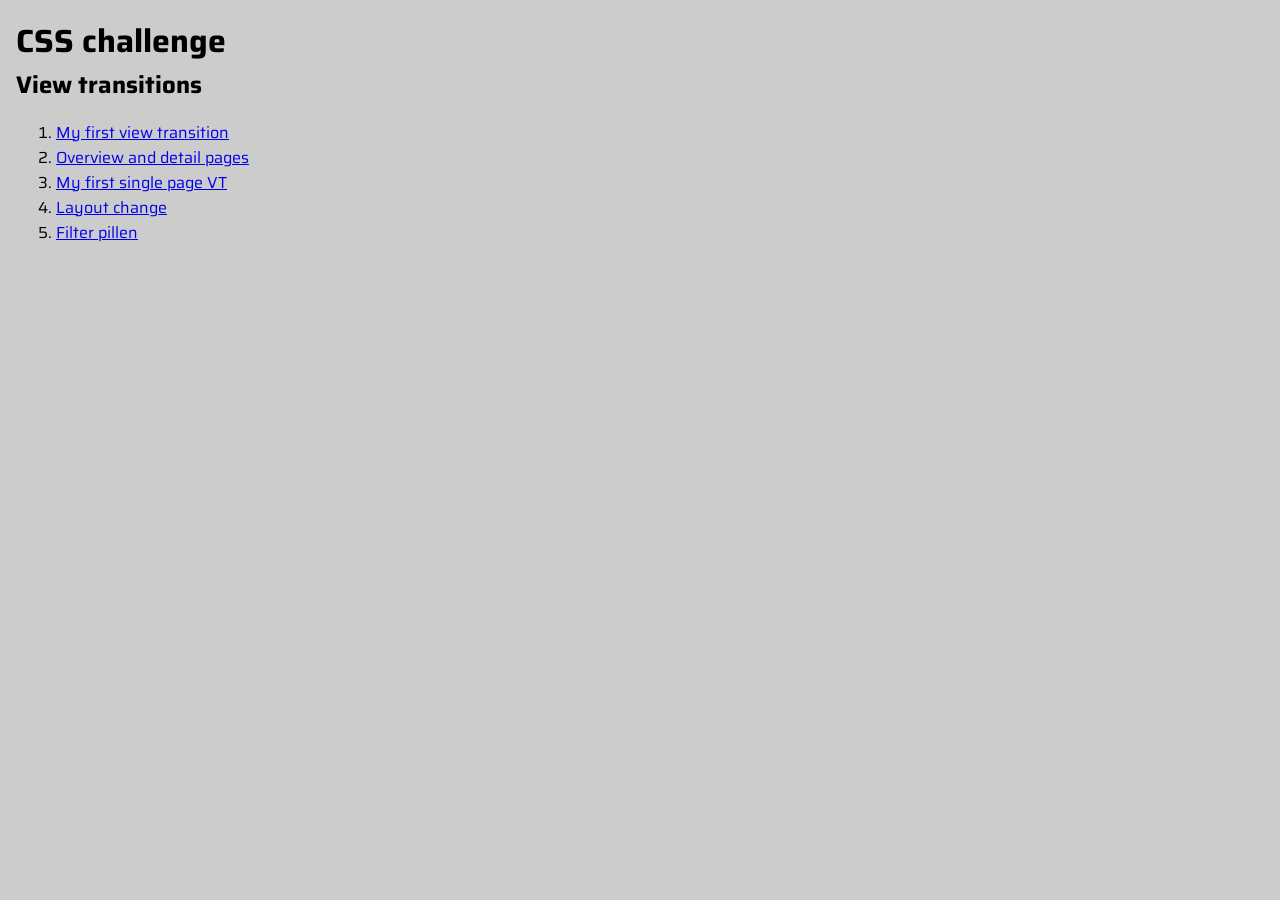
<file: index.html>
<!DOCTYPE html>
<html lang="en">
<head>
  <link rel="stylesheet" href="style.css">

  <meta charset="UTF-8">
  <meta name="viewport" content="width=device-width, initial-scale=1.0">

  <title>CSS challenge - View transitions</title>

  <link rel="preconnect" href="https://fonts.googleapis.com">
  <link rel="preconnect" href="https://fonts.gstatic.com" crossorigin>
  <link href="https://fonts.googleapis.com/css2?family=Saira:ital,wght@0,100..900;1,100..900&display=swap" rel="stylesheet">
</head>

<body>
  <h1>CSS challenge</h1>
  <h2>View transitions</h2>
  <ol>
    <li><a href="1-my-first-vt/index.html">My first view transition</a></li>
    <li><a href="2-overview-and-detail/index.html">Overview and detail pages</a></li>
    <li><a href="3-my-first-sdvt/index.html">My first single page VT</a></li>
    <li><a href="4-layout-change/index.html">Layout change</a></li>
    <li><a href="5-filters/index.html">Filter pillen</a></li>
  </ol>
</body>
</html>
</file>
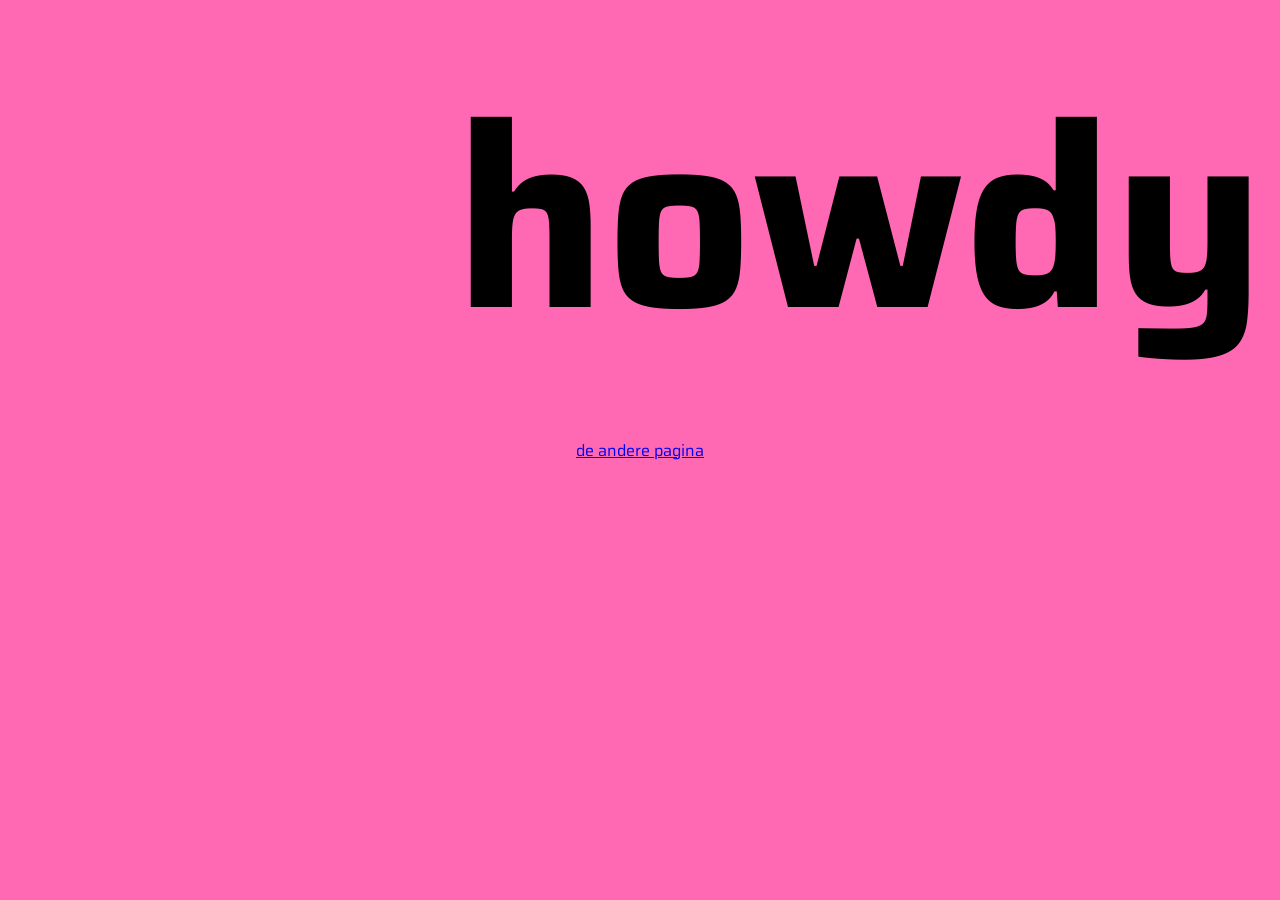
<file: 1-my-first-vt/index.html>
<!DOCTYPE html>
<html lang="en">
<head>
  <link id="style" rel="stylesheet" href="index.css">
  
  <meta charset="UTF-8">
  <meta name="viewport" content="width=device-width, initial-scale=1.0">

  <title>De ene pagina</title>

  <link rel="expect" href="#style" blocking="render" />
  <link rel="expect" href="#title" blocking="render" />
</head>

<body>
  <h1 id="title">howdy</h1>
  <a href="andere.html">de andere pagina</a>
</body>
</html>
</file>
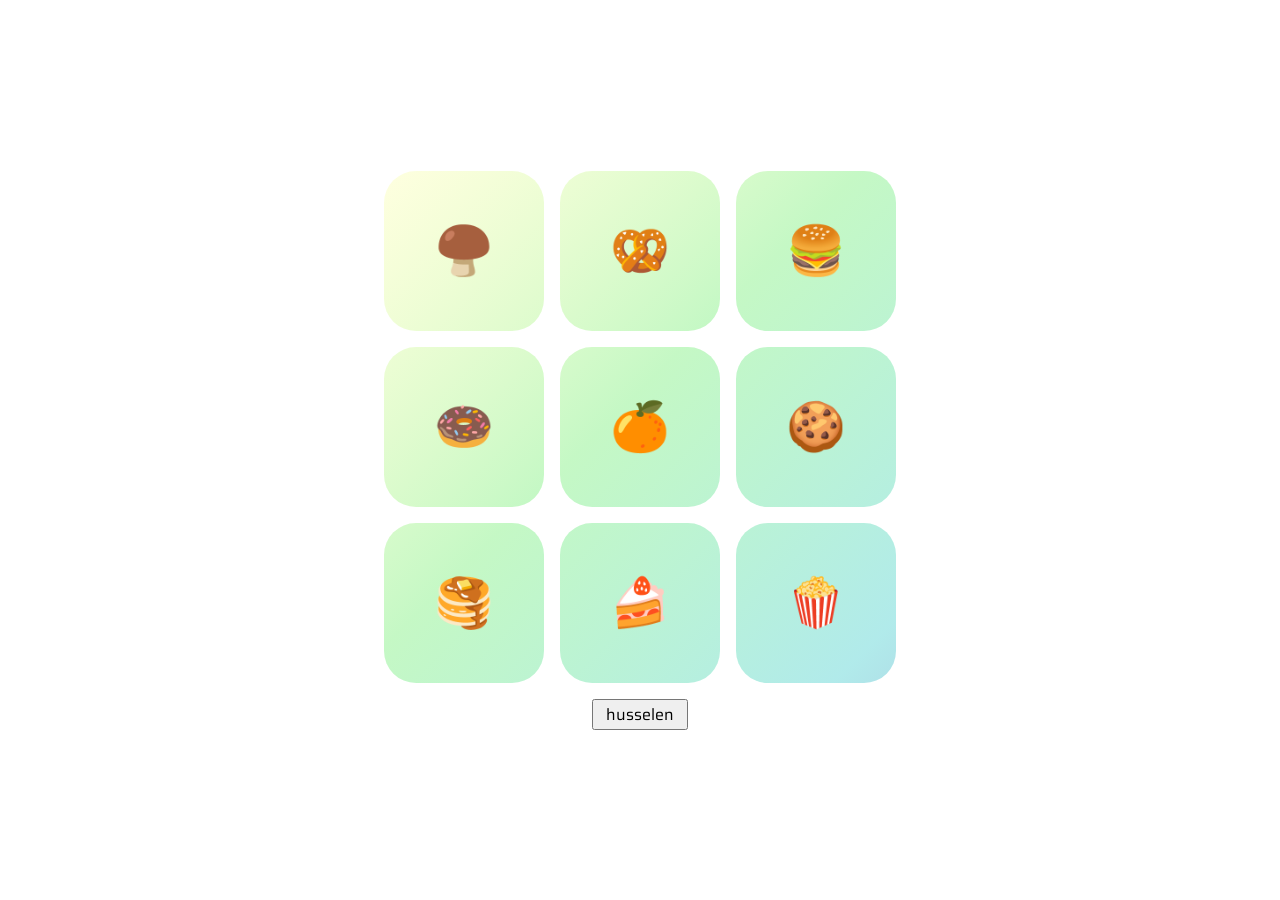
<file: 3-layout/index.html>
<!DOCTYPE html>
<html lang="en">
<head>
  <meta charset="UTF-8">
  <meta name="viewport" content="width=device-width, initial-scale=1.0">
  <title>Layout</title>

  <link rel="preconnect" href="https://fonts.googleapis.com">
  <link rel="preconnect" href="https://fonts.gstatic.com" crossorigin>
  <link href="https://fonts.googleapis.com/css2?family=Saira:ital,wght@0,100..900;1,100..900&display=swap" rel="stylesheet">

  <link rel="stylesheet" href="style.css">
</head>
<body>
  
  <ul>
    <li>🍄‍🟫</li>
    <li>🥨</li>
    <li>🍔</li>
    <li>🍩</li>
    <li>🍊</li>
    <li>🍪</li>
    <li>🥞</li>
    <li>🍰</li>
    <li>🍿</li>
  </ul>
  <button>husselen</button>

  <script src="script.js"></script>
</body>
</html>
</file>
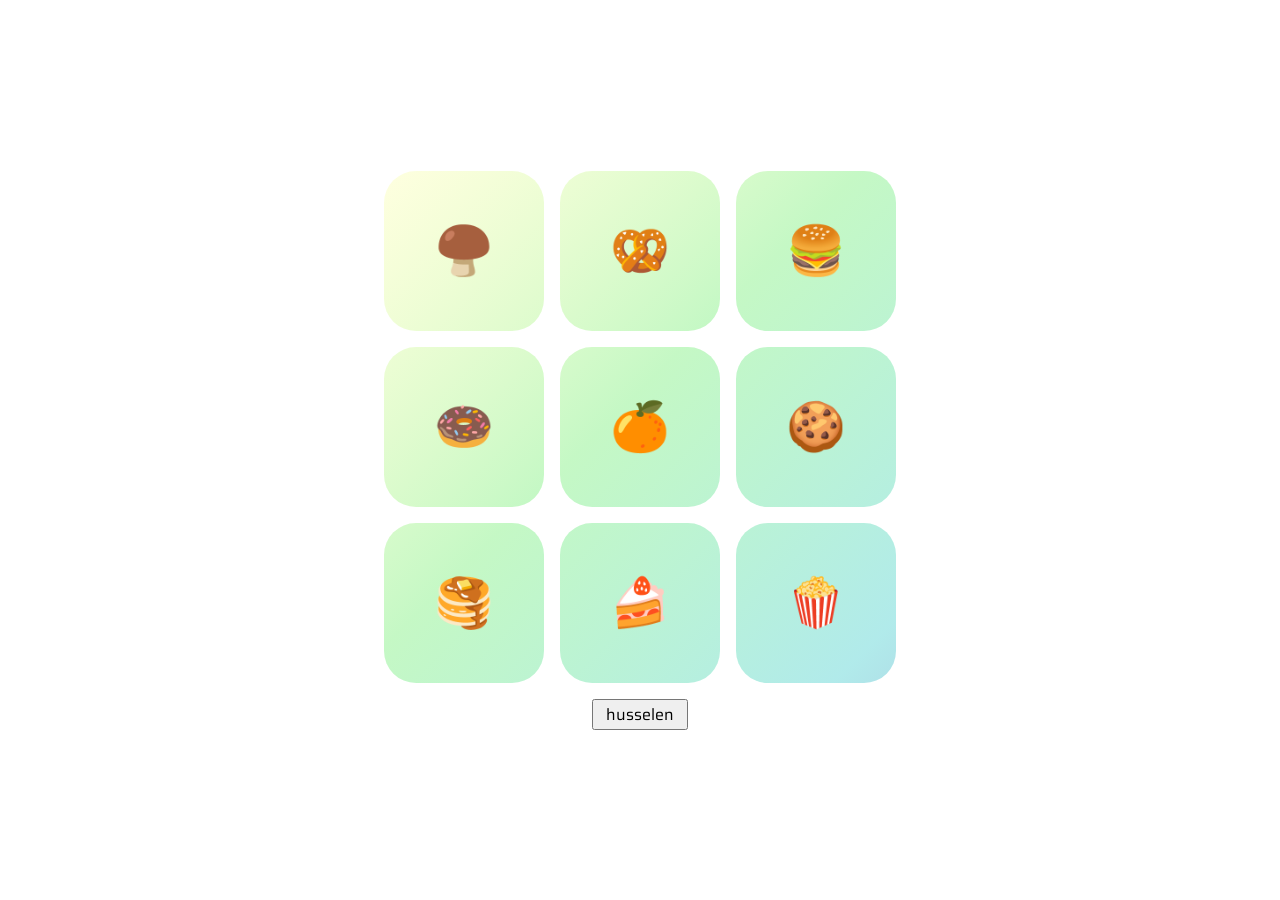
<file: 4-layout-change/index.html>
<!DOCTYPE html>
<html lang="en">
<head>
  <link rel="stylesheet" href="style.css">
  
  <meta charset="UTF-8">
  <meta name="viewport" content="width=device-width, initial-scale=1.0">
  
  <title>Layout</title>
</head>
<body>
  
  <ul>
    <li>🍄‍🟫</li>
    <li>🥨</li>
    <li>🍔</li>
    <li>🍩</li>
    <li>🍊</li>
    <li>🍪</li>
    <li>🥞</li>
    <li>🍰</li>
    <li>🍿</li>
  </ul>
  <button>husselen</button>

  <script src="script.js"></script>
</body>
</html>
</file>
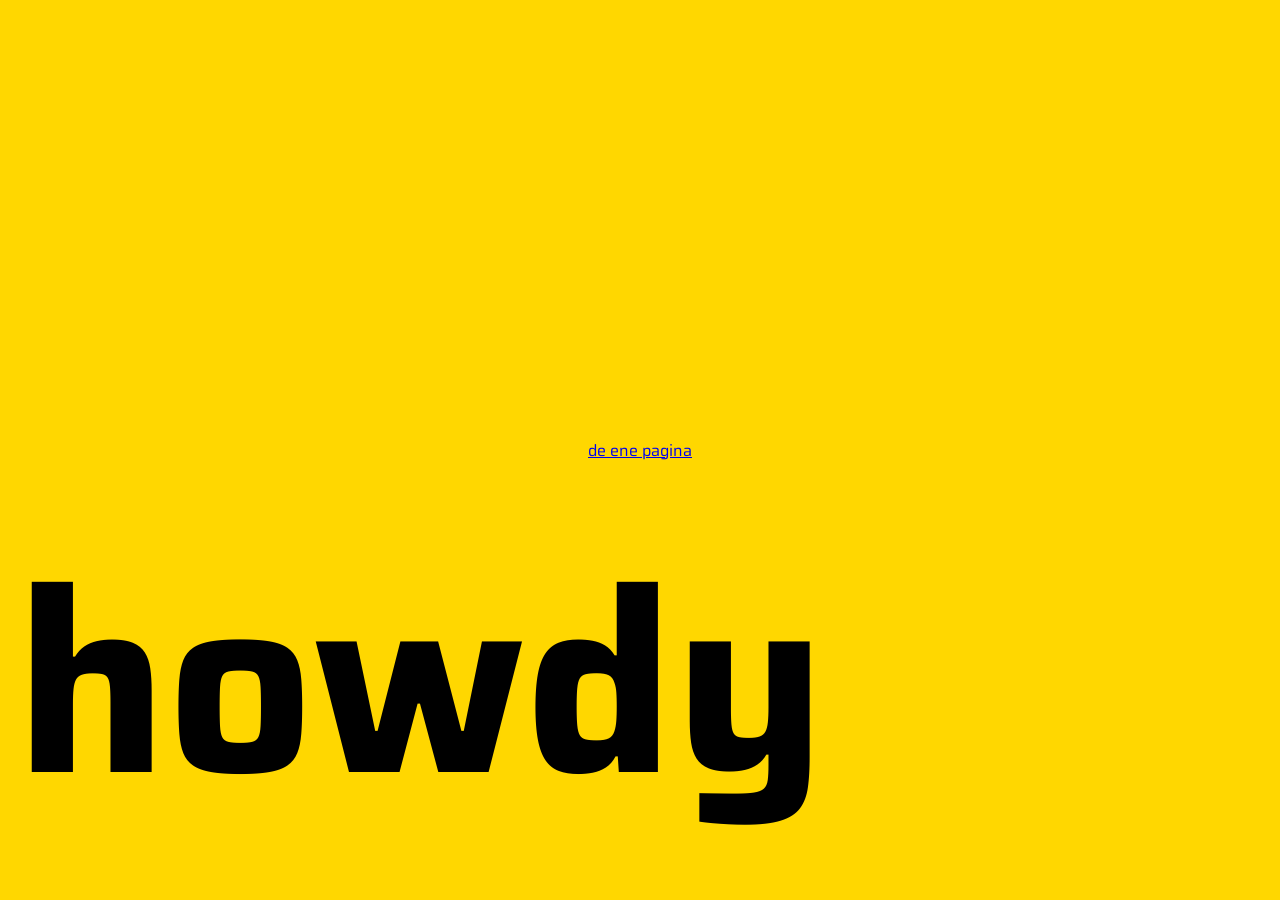
<file: 1-my-first-vt/andere.html>
<!DOCTYPE html>
<html lang="en">
<head>
  <link id="style" rel="stylesheet" href="andere.css">
  
  <meta charset="UTF-8">
  <meta name="viewport" content="width=device-width, initial-scale=1.0">

  <title>De andere pagina</title>

  <link rel="expect" href="#style" blocking="render" />
  <link rel="expect" href="#title" blocking="render" />
</head>

<body>
  <h1 id="title">howdy</h1>
  <a href="index.html">de ene pagina</a>
</body>
</html>
</file>
<file: style.css>
body {
  margin:0;
  padding:1em;

  background-color:#ccc;

  font-family:saira, sans-serif;
}

h1, h2 {
  margin:0;
}
</file>
<file: 1-my-first-vt/index.css>
/* VIEW TRANSITION STUFF */

@media (prefers-reduced-motion: no-preference) {
	@view-transition {
		navigation: auto;
	}
}





/* DURATION VOOR ROOT */

::view-transition-group(root){
	animation-duration: 1.5s;
}





/* DURATION VOOR H1 */

h1 {
	view-transition-name: howdy;
}

::view-transition-group(howdy){
	animation-duration: 1.5s;
}



/* WIPE IN / OUT VOOR ROOT */

/* https://github.com/argyleink/open-props/blob/main/src/props.easing.css */

@keyframes wipe-out {
	to {
		translate:100%;
	}
}

::view-transition-old(root) {
	animation-name: wipe-out;
	animation-timing-function:linear(
    0, 0.004, 0.016 2.5%, 0.063, 0.141, 0.25 10.1%, 0.562, 1 20.2%, 0.783, 0.627,
    0.534 30.9%, 0.511, 0.503, 0.511, 0.534 38%, 0.627, 0.782, 1 48.7%, 0.892,
    0.815, 0.769 56.3%, 0.757, 0.753, 0.757, 0.769 61.3%, 0.815, 0.892, 1 68.8%,
    0.908 72.4%, 0.885, 0.878, 0.885, 0.908 79.4%, 1 83%, 0.954 85.5%, 0.943,
    0.939, 0.943, 0.954 90.5%, 1 93%, 0.977, 0.97, 0.977, 1
  );
}

@keyframes wipe-in {
	from {
		translate:-100%;
	}
}

::view-transition-new(root) {
	animation-name: wipe-in;
	animation-timing-function:linear(
    0, 0.004, 0.016 2.5%, 0.063, 0.141, 0.25 10.1%, 0.562, 1 20.2%, 0.783, 0.627,
    0.534 30.9%, 0.511, 0.503, 0.511, 0.534 38%, 0.627, 0.782, 1 48.7%, 0.892,
    0.815, 0.769 56.3%, 0.757, 0.753, 0.757, 0.769 61.3%, 0.815, 0.892, 1 68.8%,
    0.908 72.4%, 0.885, 0.878, 0.885, 0.908 79.4%, 1 83%, 0.954 85.5%, 0.943,
    0.939, 0.943, 0.954 90.5%, 1 93%, 0.977, 0.97, 0.977, 1
  );
}
















/* BASIS */

@layer basis {

	@font-face {
		font-family: "saira-var";
		src:url("../fonts/saira.ttf");
	}

	body {
		height:100dvh;
		margin:0;

		display:grid;
		place-content:center;
		
		background-color:hotpink;

		font-family: "saira-var", sans-serif;
	}

	h1 {
		position: fixed;
		right:1rem;
		top:1rem;
		margin:0;
		font-size:20vw;
		pointer-events:none;
	}
}
</file>
<file: 3-layout/style.css>
/* VIEW TRANSITION STUFF */

/* GEEF DE LI'S EEN VT-NAME */
/* - daar kun je match-element voor gebruiken */
/* - developer.mozilla.org/en-US/docs/Web/CSS/Reference/Properties/view-transition-name */
/* GEEF DE LI'S EEN VT-CLASS */
/* - developer.mozilla.org/en-US/docs/Web/CSS/Reference/Properties/view-transition-class */

li {
  view-transition-name: match-element;
  view-transition-class: item;
}

/* BONUS */
/* LAAT DE VT LANGER DUREN */
/* - nodig ::view-transition-group met de vt-class */
/* - ook leuk animation-timing-function met een open props ease-spring */
/* - github.com/argyleink/open-props/blob/main/src/props.easing.css */

::view-transition-group(.item) {
  animation-duration: 1s;
  animation-timing-function:linear(
    0, 0.009, 0.037 1.7%, 0.153 3.6%, 0.776 10.3%, 1.001, 1.142 16%, 1.185,
    1.209 19%, 1.215 19.9% 20.8%, 1.199, 1.165 25%, 1.056 30.3%, 1.008 33%, 0.973,
    0.955 39.2%, 0.953 41.1%, 0.957 43.3%, 0.998 53.3%, 1.009 59.1% 63.7%,
    0.998 78.9%, 1
  );
}


/* BONUS */
/* STIJL DE BUTTON ALS DE BUTTON DISABLED IS */
button {
  transition:.2s;
}

button:disabled {
  rotate:x 89deg;
  background: canvastext;
}





@layer basis {
  body {
    height:100dvh;
    margin:0;

    display:grid;
    place-content:center;
    place-items:center;
    gap:1em;

    font-family:saira, sans-serif;
  }

  ul {
    margin:0;
    padding:0;
    list-style-type:"";

    display:grid;
    grid-template-columns:repeat(3, min(20vw, 10em));
    gap:1em;
  }

  li {
    aspect-ratio:1;

    display:grid;
    place-items:center;

    background:fixed linear-gradient(135deg in hsl, lightyellow 25%, lightblue 75%) 50% / 100dvh 100vw;
    border-radius:20%;

    @supports (corner-shape:squircle) {
      border-radius:50%;
      corner-shape:squircle;
    }

    font-size:3em;
  }


  button {
    font:inherit;
    width:6em;
  }
}
</file>
<file: 4-layout-change/style.css>
/* VIEW TRANSITION STUFF */

/* GEEF DE LI'S EEN VT-NAME */
/* - daar kun je match-element voor gebruiken */
/* - developer.mozilla.org/en-US/docs/Web/CSS/Reference/Properties/view-transition-name */
/* GEEF DE LI'S EEN VT-CLASS */
/* - developer.mozilla.org/en-US/docs/Web/CSS/Reference/Properties/view-transition-class */

li {
  view-transition-name: match-element;
  view-transition-class: item;
}

/* BONUS */
/* LAAT DE VT LANGER DUREN */
/* - nodig ::view-transition-group met de vt-class */
/* - ook leuk animation-timing-function met een open props ease-spring */
/* - github.com/argyleink/open-props/blob/main/src/props.easing.css */

::view-transition-group(.item) {
  animation-duration: 1s;
  animation-timing-function:linear(
    0, 0.009, 0.037 1.7%, 0.153 3.6%, 0.776 10.3%, 1.001, 1.142 16%, 1.185,
    1.209 19%, 1.215 19.9% 20.8%, 1.199, 1.165 25%, 1.056 30.3%, 1.008 33%, 0.973,
    0.955 39.2%, 0.953 41.1%, 0.957 43.3%, 0.998 53.3%, 1.009 59.1% 63.7%,
    0.998 78.9%, 1
  );
}


/* BONUS */
/* STIJL DE BUTTON ALS DE BUTTON DISABLED IS */
button {
  transition:.2s;
}

button:disabled {
  rotate:x 89deg;
  background: canvastext;
}





@layer basis {
  @font-face {
		font-family: "saira-var";
		src:url("../fonts/saira.ttf");
	}

  body {
    height:100dvh;
    margin:0;

    display:grid;
    place-content:center;
    place-items:center;
    gap:1em;

    font-family:saira-var, sans-serif;
  }

  ul {
    margin:0;
    padding:0;
    list-style-type:"";

    display:grid;
    grid-template-columns:repeat(3, min(20vw, 10em));
    gap:1em;
  }

  li {
    aspect-ratio:1;

    display:grid;
    place-items:center;

    background:fixed linear-gradient(135deg in hsl, lightyellow 25%, lightblue 75%) 50% / 100dvh 100vw;
    border-radius:20%;

    @supports (corner-shape:squircle) {
      border-radius:50%;
      corner-shape:squircle;
    }

    font-size:3em;
  }


  button {
    font:inherit;
    width:6em;
  }
}
</file>
<file: 1-my-first-vt/andere.css>
/* VIEW TRANSITIONS AANZETTEN */

@media (prefers-reduced-motion: no-preference) {
	@view-transition {
		navigation: auto;
	}
}





/* DURATION VOOR ROOT */

::view-transition-group(root){
	animation-duration: 1.5s;
}





/* DURATION VOOR H1 */

h1 {
	view-transition-name: howdy;
}

::view-transition-group(howdy){
	animation-duration: 1.5s;
}



/* WIPE IN / OUT VOOR ROOT */

/* https://github.com/argyleink/open-props/blob/main/src/props.easing.css */

@keyframes wipe-out {
	to {
		translate:-100%;
	}
}

::view-transition-old(root) {
	animation-name: wipe-out;
	/* animation-timing-function:linear(
    0, 0.004, 0.016 2.5%, 0.063, 0.141, 0.25 10.1%, 0.562, 1 20.2%, 0.783, 0.627,
    0.534 30.9%, 0.511, 0.503, 0.511, 0.534 38%, 0.627, 0.782, 1 48.7%, 0.892,
    0.815, 0.769 56.3%, 0.757, 0.753, 0.757, 0.769 61.3%, 0.815, 0.892, 1 68.8%,
    0.908 72.4%, 0.885, 0.878, 0.885, 0.908 79.4%, 1 83%, 0.954 85.5%, 0.943,
    0.939, 0.943, 0.954 90.5%, 1 93%, 0.977, 0.97, 0.977, 1
  ); */
}

@keyframes wipe-in {
	from {
		translate:100%;
	}
}

::view-transition-new(root) {
	animation-name: wipe-in;
	/* animation-timing-function:linear(
    0, 0.004, 0.016 2.5%, 0.063, 0.141, 0.25 10.1%, 0.562, 1 20.2%, 0.783, 0.627,
    0.534 30.9%, 0.511, 0.503, 0.511, 0.534 38%, 0.627, 0.782, 1 48.7%, 0.892,
    0.815, 0.769 56.3%, 0.757, 0.753, 0.757, 0.769 61.3%, 0.815, 0.892, 1 68.8%,
    0.908 72.4%, 0.885, 0.878, 0.885, 0.908 79.4%, 1 83%, 0.954 85.5%, 0.943,
    0.939, 0.943, 0.954 90.5%, 1 93%, 0.977, 0.97, 0.977, 1
  ); */
}
















@layer basis {
	@font-face {
		font-family: "saira-var";
		src:url("../fonts/saira.ttf");
	}
	
	body {
		height:100dvh;
		margin:0;

		display:grid;
		place-content:center;
		
		background-color:gold;

		font-family: "saira-var", sans-serif;
	}

	h1 {
		position: fixed;
		left:1rem;
		bottom:1rem;
		margin:0;
		font-size:20vw;
		pointer-events:none;
	}
}
</file>
